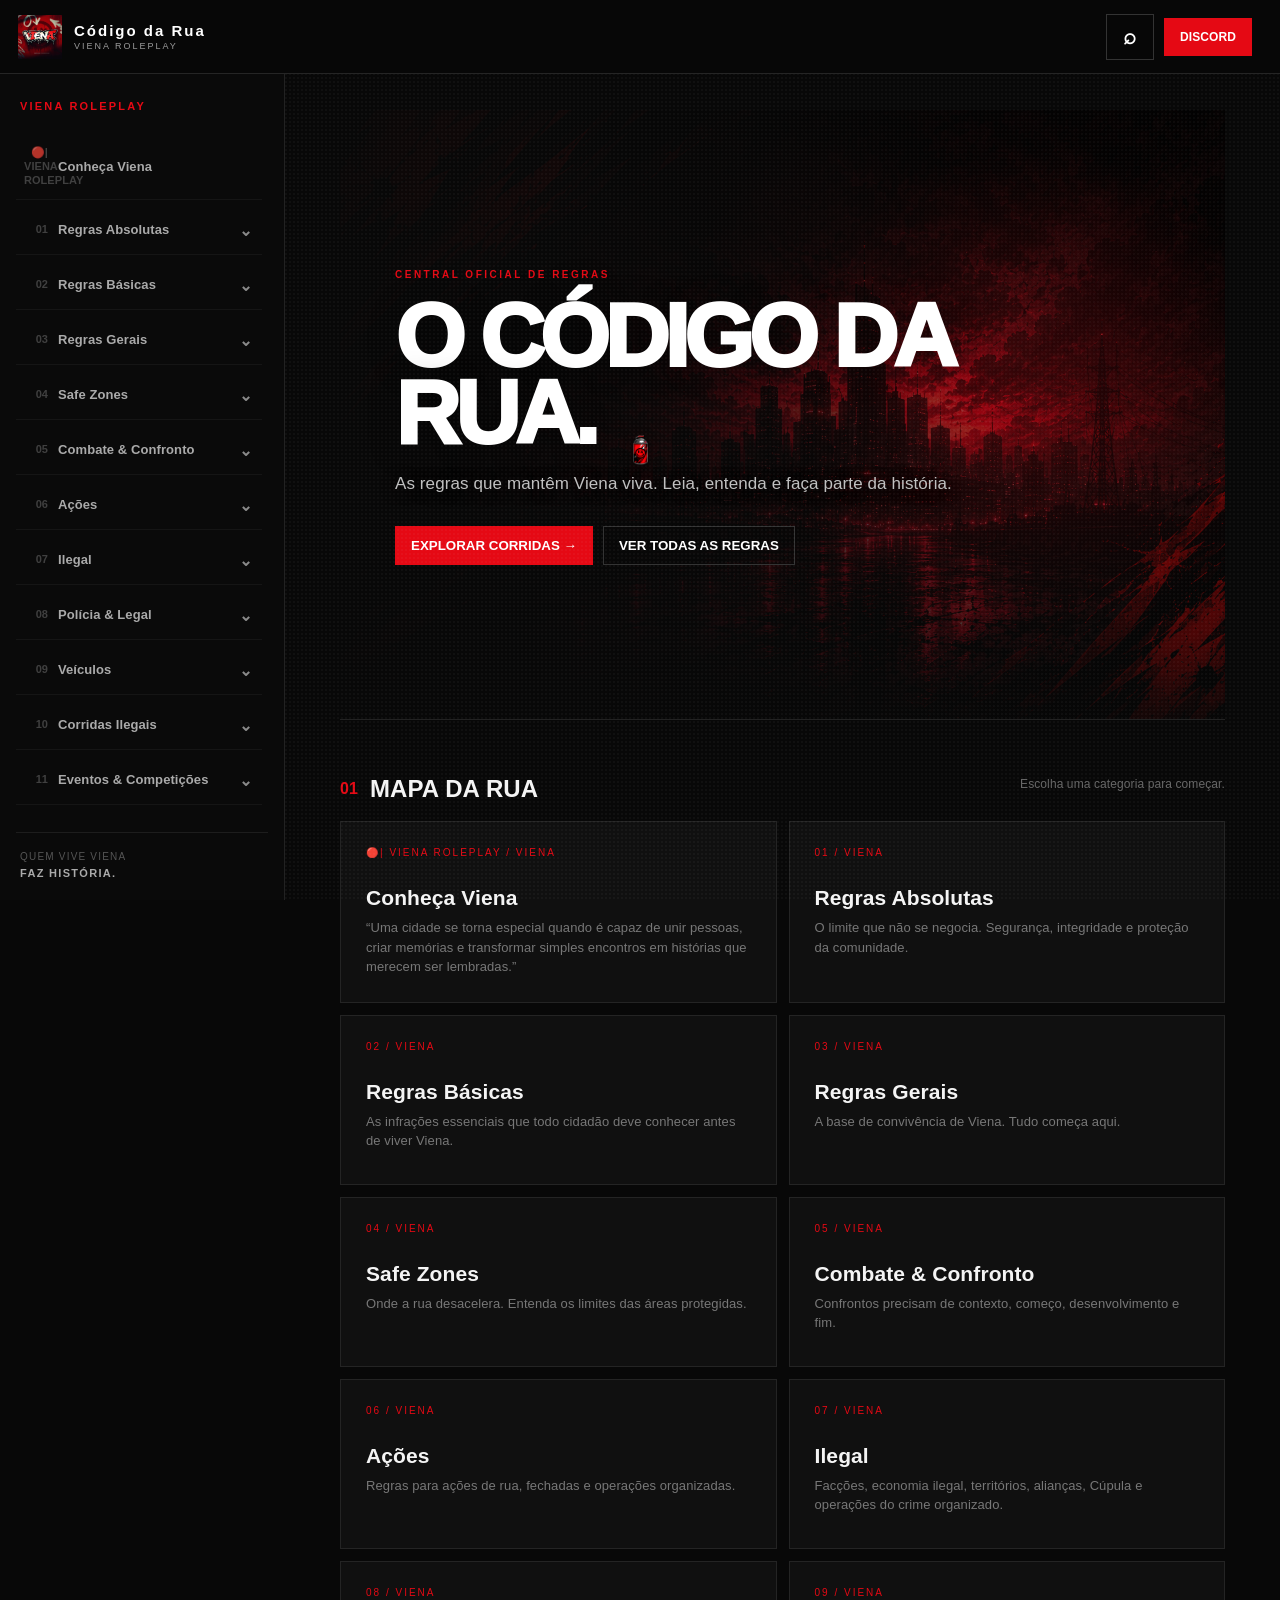
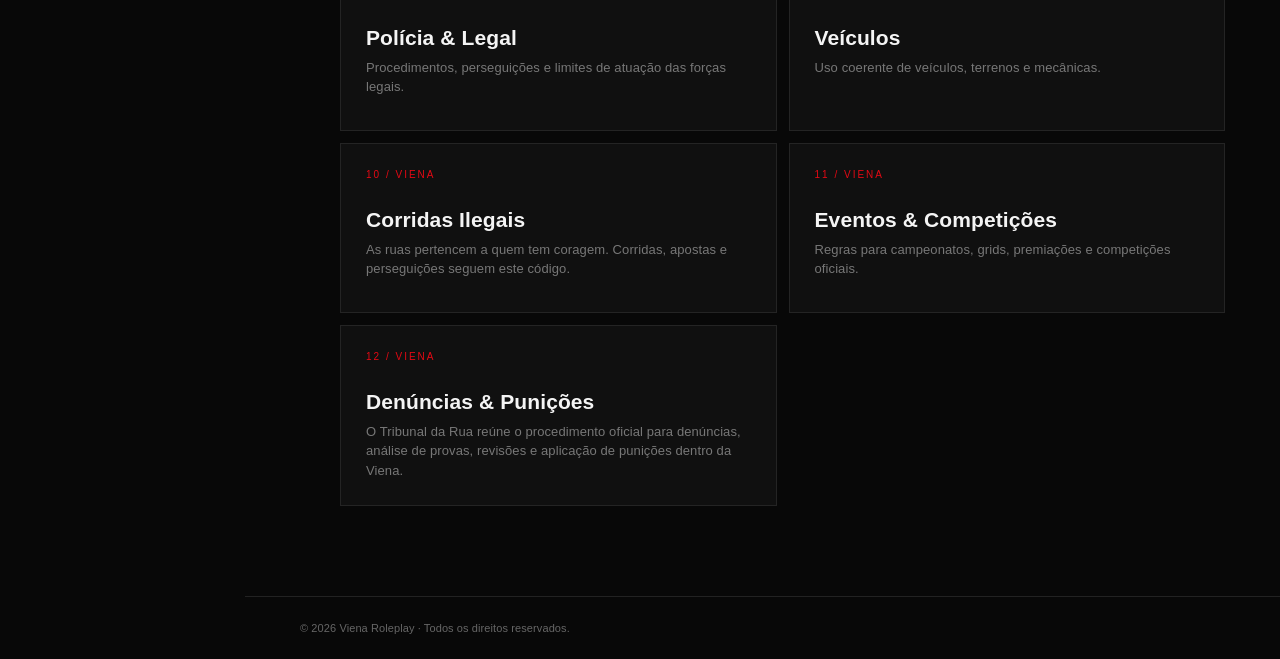
<file: index.html>
<!DOCTYPE html>
<html lang="pt-BR">
<head>
  <meta charset="UTF-8">
  <meta name="viewport" content="width=device-width, initial-scale=1.0">
  <meta name="description" content="Central oficial de regras da Viena Roleplay">
  <link id="favicon" rel="icon" href="logo-viena.png">
  <title>Viena RP — Código da Rua</title>
  <link rel="stylesheet" href="style.css">
</head>
<body>
  <div class="noise"></div>
  <div class="falling-letters" id="fallingLetters" aria-hidden="true"></div>

  <div class="custom-cursor" id="customCursor" aria-hidden="true"></div>

  <header class="topbar">
    <button class="mobile-menu" id="mobileMenu" type="button" aria-label="Abrir menu">☰</button>

    <a class="brand" href="#inicio" data-route="inicio">
      <img id="headerLogo" src="logo-viena.png" alt="Viena Roleplay">
      <div>
        <strong id="brandTitle">CÓDIGO DA RUA</strong>
        <small id="brandSite">VIENA ROLEPLAY</small>
      </div>
    </a>

    <div class="top-actions">
      <button id="searchOpen" class="icon-btn search-button" type="button" aria-label="Pesquisar" title="Pesquisar regras">
        <span class="search-symbol">⌕</span>
        <span class="search-label">PESQUISAR</span>
      </button>
      <a id="discordBtn" href="#" class="discord-btn" target="_blank" rel="noopener noreferrer">DISCORD</a>
    </div>
  </header>

  <aside class="sidebar" id="sidebar">
    <div class="side-label">VIENA ROLEPLAY</div>
    <nav id="nav"></nav>
    <div class="side-footer">QUEM VIVE VIENA<br><strong>FAZ HISTÓRIA.</strong></div>
  </aside>

  <main class="content">
    <section id="inicio" class="page active">
      <div class="hero" id="hero">
        <div class="hero-copy">
          <p class="eyebrow" id="heroEyebrow"></p>
          <h1 id="heroTitle"></h1>
          <p class="hero-text" id="heroText"></p>

          <div class="hero-actions">
            <button class="primary" id="exploreButton" data-route="corridas" type="button">
              EXPLORAR CORRIDAS <span>→</span>
            </button>
            <button class="ghost" data-route="inicio" type="button" id="allRulesButton">
              VER TODAS AS REGRAS
            </button>
          </div>
        </div>
      </div>

      <div class="notice" id="notice">
        <div class="notice-icon">!</div>
        <div>
          <strong id="noticeTitle"></strong>
          <p id="noticeText"></p>
        </div>
      </div>

      <div class="section-head">
        <div>
          <span>01</span>
          <h2>MAPA DA RUA</h2>
        </div>
        <p>Escolha uma categoria para começar.</p>
      </div>

      <div class="category-grid" id="homeCategories"></div>

      <div class="updates" id="updatesWrap">
        <div class="section-head">
          <div>
            <span>02</span>
            <h2>ÚLTIMAS ALTERAÇÕES</h2>
          </div>
        </div>
        <div id="updatesList"></div>
      </div>
    </section>

    <section id="categoryPage" class="page">
      <button class="back" data-route="inicio" type="button">← VOLTAR AO MAPA</button>

      <div class="category-title" id="categoryHero">
        <div class="category-title-content">
          <p class="eyebrow" id="catCode"></p>
          <h1 id="catTitle"></h1>
          <p id="catDesc"></p>
        </div>
      </div>

      <div class="rule-layout">
        <div class="rule-list" id="ruleList"></div>
        <aside class="rule-toc" id="ruleToc"></aside>
      </div>

      <div class="category-navigation" id="categoryNavigation"></div>
    </section>

    <section id="searchPage" class="page">
      <button class="back" data-route="inicio" type="button">← VOLTAR</button>

      <div class="category-title search-title">
        <p class="eyebrow">PESQUISA</p>
        <h1>ENCONTRE A REGRA.</h1>
        <input id="searchInput" class="big-search"
               placeholder="Digite: RDM, PIT, corrida, aposta..."
               autocomplete="off">
      </div>

      <div id="searchResults" class="search-results"></div>
    </section>
  </main>

  <footer id="footerText"></footer>

  <div class="search-overlay" id="searchOverlay">
    <div class="search-modal">
      <button id="searchClose" type="button" aria-label="Fechar">×</button>
      <p class="eyebrow">PESQUISA RÁPIDA</p>
      <h2>QUAL REGRA VOCÊ PROCURA?</h2>
      <input id="overlaySearch" placeholder="Ex.: VDM, metagaming, PIT..." autocomplete="off">
      <div id="overlayResults"></div>
    </div>
  </div>

  <!--
    O arquivo mestre das regras agora é /rules.json.
    Mantemos app.js intacto e redirecionamos apenas a leitura antiga
    de content/rules.json para o arquivo correto.
  -->
  <script>
    (() => {
      const originalFetch = window.fetch.bind(window);

      window.fetch = (input, init) => {
        const url =
          typeof input === "string"
            ? input
            : (input && input.url) || "";

        if (
          url === "./content/rules.json" ||
          url === "content/rules.json" ||
          /\/content\/rules\.json(?:\?|$)/.test(url)
        ) {
          return originalFetch("./rules.json", init);
        }

        return originalFetch(input, init);
      };
    })();
  </script>

  <script src="app.js"></script>
</body>
</html>
</file>
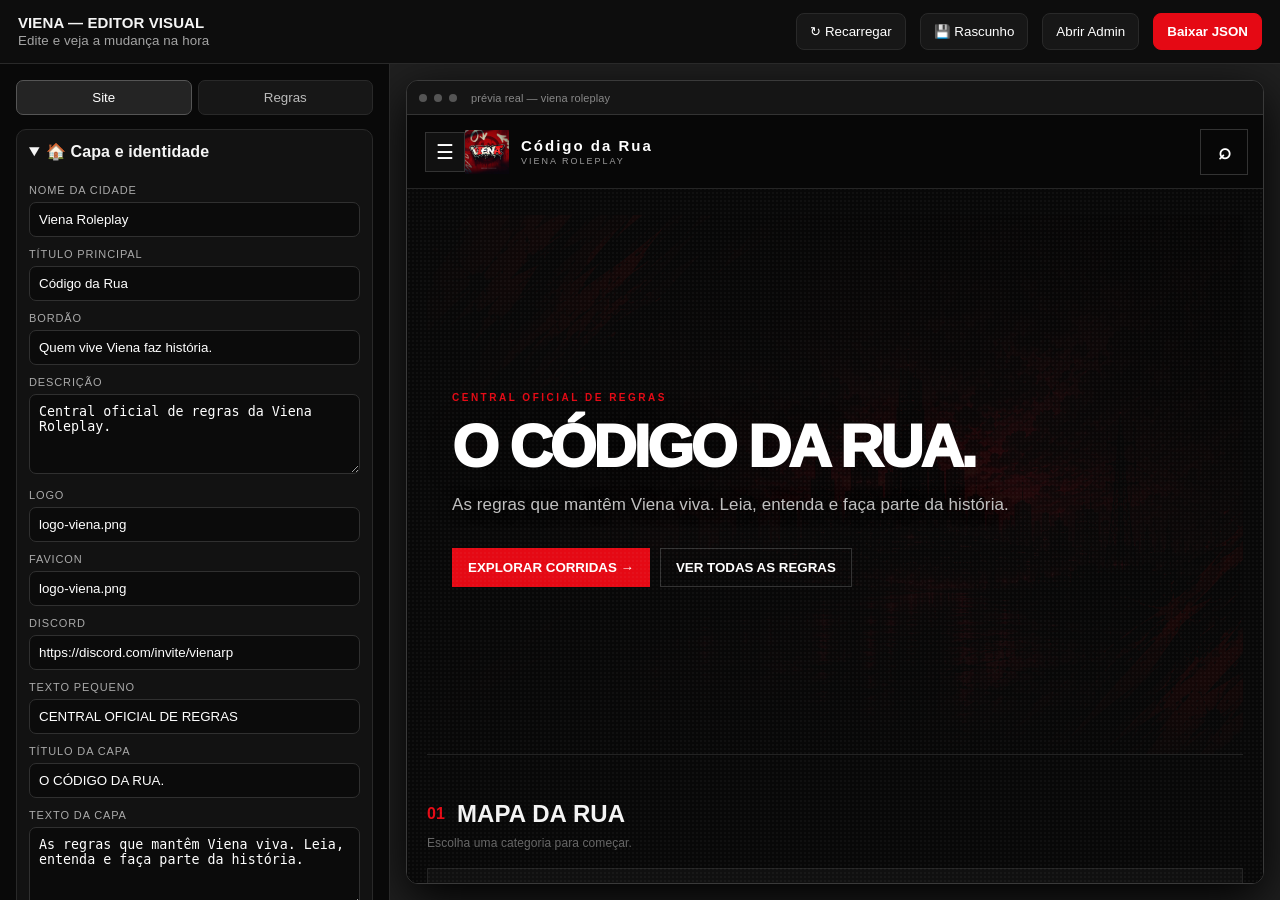
<file: admin-editor.html>
<!doctype html>
<html lang="pt-BR">
<head>
<meta charset="utf-8">
<meta name="viewport" content="width=device-width,initial-scale=1">
<title>Viena — Editor Visual</title>
<link rel="stylesheet" href="style.css">
<style>
:root{--ed-bg:#090909;--ed-panel:#121212;--ed-panel2:#181818;--ed-line:#292929;--ed-text:#f5f5f5;--ed-muted:#a4a4a4;--ed-accent:#e50914}
*{box-sizing:border-box}body{margin:0;background:var(--ed-bg);color:var(--ed-text);font-family:Arial,sans-serif;overflow:hidden}.editor{height:100vh;display:grid;grid-template-columns:390px 1fr;grid-template-rows:64px 1fr}.ed-top{grid-column:1/-1;display:flex;align-items:center;gap:14px;padding:10px 18px;border-bottom:1px solid var(--ed-line);background:#0d0d0d}.ed-top h1{font-size:15px;margin:0}.ed-top small{color:var(--ed-muted)}.spacer{flex:1}.btn{border:1px solid var(--ed-line);background:#171717;color:#fff;border-radius:8px;padding:10px 13px;cursor:pointer}.btn:hover{border-color:#555}.btn.primary{background:var(--ed-accent);border-color:var(--ed-accent)}.ed-side{overflow:auto;border-right:1px solid var(--ed-line);padding:16px}.tabs{display:flex;gap:6px;margin-bottom:14px}.tab{flex:1;padding:9px 6px;background:#171717;border:1px solid var(--ed-line);color:#bbb;border-radius:7px;cursor:pointer}.tab.active{background:#242424;color:#fff;border-color:#555}.panel{display:none}.panel.active{display:block}.group{border:1px solid var(--ed-line);border-radius:10px;margin-bottom:10px;background:var(--ed-panel);overflow:hidden}.group summary{padding:12px;font-weight:700;cursor:pointer}.fields{padding:0 12px 12px}.field{margin:11px 0}.field label{display:block;font-size:11px;color:#aaa;margin-bottom:6px;text-transform:uppercase;letter-spacing:.08em}.field input,.field textarea,.field select{width:100%;border:1px solid #303030;background:#0b0b0b;color:#fff;border-radius:7px;padding:9px;outline:none}.field textarea{min-height:80px;resize:vertical}.field input:focus,.field textarea:focus,.field select:focus{border-color:var(--ed-accent)}.check{display:flex;align-items:center;gap:8px}.check label{margin:0;text-transform:none;font-size:13px}.ed-preview{background:#202020;padding:16px;overflow:hidden}.preview-wrap{height:100%;border:1px solid #3a3a3a;border-radius:12px;overflow:hidden;background:#111;box-shadow:0 15px 50px #000}.preview-bar{height:34px;background:#151515;border-bottom:1px solid #333;display:flex;align-items:center;gap:7px;padding:0 12px}.dot{width:8px;height:8px;border-radius:50%;background:#555}.preview-label{margin-left:7px;color:#888;font-size:11px}.preview-frame{width:100%;height:calc(100% - 34px);border:0;background:#000}.hint{font-size:11px;color:#777;line-height:1.4}.row{display:grid;grid-template-columns:1fr 1fr;gap:8px}.cat-item,.rule-item,.sub-editor{border:1px solid #303030;border-radius:8px;padding:10px;margin-bottom:8px;background:#101010}.sub-editor{margin-top:10px;background:#0d0d0d;border-color:#3a3a3a}.sub-editor>.cat-head{margin-bottom:8px}.cat-head,.rule-head{display:flex;align-items:center;justify-content:space-between;gap:8px}.cat-head strong,.rule-head strong{font-size:12px}.mini{padding:6px 8px;font-size:11px}.danger{color:#ff7070}.notice{position:fixed;bottom:15px;left:410px;background:#171717;border:1px solid #333;border-radius:9px;padding:10px 14px;font-size:12px;opacity:0;transform:translateY(10px);transition:.2s;pointer-events:none}.notice.show{opacity:1;transform:none}.file-row{display:flex;gap:6px}.file-row input[type=file]{font-size:11px}
@media(max-width:900px){.editor{grid-template-columns:1fr;grid-template-rows:64px 48vh 52vh}.ed-side{border-right:0;border-bottom:1px solid var(--ed-line)}.ed-preview{padding:8px}.notice{left:15px}}
</style>
</head>
<body>
<div class="editor">
<header class="ed-top"><div><h1>VIENA — EDITOR VISUAL</h1><small>Edite e veja a mudança na hora</small></div><div class="spacer"></div><button class="btn" id="loadBtn">↻ Recarregar</button><button class="btn" id="draftBtn">💾 Rascunho</button><button class="btn" id="adminBtn">Abrir Admin</button><button class="btn primary" id="downloadBtn">Baixar JSON</button></header>
<aside class="ed-side">
<div class="tabs"><button class="tab active" data-tab="site">Site</button><button class="tab" data-tab="rules">Regras</button></div>
<div class="panel active" id="panel-site"></div><div class="panel" id="panel-rules"></div>
<p class="hint">A prévia usa o mesmo index.html, style.css e app.js do site. As alterações são apenas um rascunho no navegador até você baixar/salvar os JSONs.</p>
</aside>
<main class="ed-preview"><div class="preview-wrap"><div class="preview-bar"><span class="dot"></span><span class="dot"></span><span class="dot"></span><span class="preview-label">prévia real — viena roleplay</span></div><iframe class="preview-frame" id="preview" src="index.html"></iframe></div></main>
</div><div class="notice" id="notice"></div>
<script>
const $=s=>document.querySelector(s), $$=s=>[...document.querySelectorAll(s)];
let site={},data={};
const defaults={theme:{accent:'#e50914',accent_light:'#ff4650',background:'#090909',surface:'#121212',text:'#f5f5f5',muted:'#9b9b9b'},layout:{show_search:true,show_updates:true,show_notice:true,show_hero_image:true,show_admin_link:false},cursor:{enabled:true,size:34,trail_enabled:true,trail_type:'paint',trail_color:'#e50914',trail_count:10,falling_particles:{enabled:true,type:'letters',color:'#e50914',count:34,size:14}}};
function merge(a,b){return {...b,...a,theme:{...b.theme,...(a.theme||{})},layout:{...b.layout,...(a.layout||{})},cursor:{...b.cursor,...(a.cursor||{}),falling_particles:{...b.cursor.falling_particles,...(a.cursor?.falling_particles||{})}}}}
async function load(){
 try{const [s,r]=await Promise.all([fetch('content/site.json?x='+Date.now()).then(x=>x.json()),fetch('content/rules.json?x='+Date.now()).then(x=>x.json())]);site=merge(s,defaults);data=r||{categories:[],updates:[]};
 const saved=localStorage.getItem('viena-editor-draft');if(saved){const d=JSON.parse(saved);site=d.site||site;data=d.data||data;notice('Rascunho carregado.');}
 render();send();}catch(e){console.error(e);notice('Não consegui carregar os JSONs.');}}
function esc(v){return String(v??'').replace(/&/g,'&amp;').replace(/</g,'&lt;').replace(/>/g,'&gt;').replace(/"/g,'&quot;')}
function field(label,path,type='text',extra=''){const val=get(path);return `<div class="field"><label>${label}</label>${type==='textarea'?`<textarea data-path="${path}">${esc(val)}</textarea>`:type==='check'?`<div class="check"><input type="checkbox" data-path="${path}" ${val?'checked':''}><label>Ativado</label></div>`:type==='select'?`<select data-path="${path}">${extra.split('|').map(x=>{let [v,l]=x.split(':');return `<option value="${v}" ${String(val)==v?'selected':''}>${l}</option>`}).join('')}</select>`:`<input data-path="${path}" value="${esc(val)}">`}</div>`}
function get(path){return path.split('.').reduce((o,k)=>o?.[k],site)??''}
function set(path,val){let p=path.split('.'),o=site;for(let i=0;i<p.length-1;i++){if(!o[p[i]])o[p[i]]={};o=o[p[i]]}o[p.at(-1)]=val}
function render(){
 $('#panel-site').innerHTML=`<details class="group" open><summary>🏠 Capa e identidade</summary><div class="fields">${field('Nome da cidade','site_name')}${field('Título principal','site_title')}${field('Bordão','tagline')}${field('Descrição','description','textarea')}${field('Logo','logo')}${field('Favicon','favicon')}${field('Discord','discord_url')}${field('Texto pequeno','hero_eyebrow')}${field('Título da capa','hero_title')}${field('Texto da capa','hero_text','textarea')}${field('Imagem da capa','hero_image')}${field('Título do aviso','notice_title')}${field('Texto do aviso','notice_text','textarea')}${field('Rodapé','footer_text')}</div></details>
 <details class="group"><summary>🎨 Cores</summary><div class="fields">${['accent','accent_light','background','surface','text','muted'].map(x=>field(x,'theme.'+x)).join('')}</div></details>
 <details class="group"><summary>👁️ Elementos</summary><div class="fields">${['show_search','show_updates','show_notice','show_hero_image','show_admin_link'].map(x=>field(x,'layout.'+x,'check')).join('')}</div></details>
 <details class="group"><summary>🖱️ Cursor e rastro</summary><div class="fields">${field('Cursor ativo','cursor.enabled','check')}${field('Imagem do cursor','cursor.image')}${field('Tamanho','cursor.size')}${field('Rastro ativo','cursor.trail_enabled','check')}${field('Tipo do rastro','cursor.trail_type','select','paint:Pincelada|spray:Spray|glow:Glow')}${field('Cor','cursor.trail_color')}${field('Partículas do rastro','cursor.trail_count')}</div></details>
 <details class="group"><summary>✨ Partículas caindo</summary><div class="fields">${field('Ativar','cursor.falling_particles.enabled','check')}${field('Tipo','cursor.falling_particles.type','select','letters:Letras|logo:Logo|mixed:Misto|spark:Brilhos')}${field('Logo','cursor.falling_particles.image')}${field('Cor','cursor.falling_particles.color')}${field('Quantidade','cursor.falling_particles.count')}${field('Tamanho','cursor.falling_particles.size')}</div></details>`;
 renderRules();bind();}
function renderRules(){
  let p=$('#panel-rules');
  p.innerHTML=`
    <details class="group" open>
      <summary>📕 Categorias</summary>
      <div class="fields">
        <button class="btn primary" id="addCat">+ Adicionar categoria</button>
        <div id="cats"></div>
      </div>
    </details>
    <details class="group">
      <summary>📝 Últimas alterações</summary>
      <div class="fields">
        <button class="btn" id="addUpd">+ Adicionar alteração</button>
        <div id="updates"></div>
      </div>
    </details>`;

  const cats=$('#cats');
  (data.categories||[]).forEach((c,i)=>{
    c.subcategories=Array.isArray(c.subcategories)?c.subcategories:[];
    c.rules=Array.isArray(c.rules)?c.rules:[];

    const d=document.createElement('div');
    d.className='cat-item';
    d.innerHTML=`
      <div class="cat-head">
        <strong>${esc(c.code||'SEM CÓDIGO')} — ${esc(c.short||c.name||'Categoria')}</strong>
        <button class="btn mini danger" data-del-cat="${i}">Excluir</button>
      </div>

      <div class="field"><label>ID</label><input data-cat="${i}" data-k="id" value="${esc(c.id||'')}"></div>
      <div class="row">
        <div class="field"><label>Código</label><input data-cat="${i}" data-k="code" value="${esc(c.code||'')}"></div>
        <div class="field"><label>Nome curto</label><input data-cat="${i}" data-k="short" value="${esc(c.short||'')}"></div>
      </div>
      <div class="field"><label>Nome</label><input data-cat="${i}" data-k="name" value="${esc(c.name||'')}"></div>
      <div class="field"><label>Descrição</label><textarea data-cat="${i}" data-k="desc">${esc(c.desc||'')}</textarea></div>
      <div class="field"><label>Imagem da categoria</label><input data-cat="${i}" data-k="image" value="${esc(c.image||'')}"></div>

      <div class="rule-head">
        <strong>📂 Subcategorias (${c.subcategories.length})</strong>
        <button class="btn mini" data-add-sub="${i}">+ Subcategoria</button>
      </div>
      <div class="sub-editor-list">
        ${c.subcategories.map((sub,j)=>renderSubEditor(c,i,sub,j)).join('')}
      </div>

      <div class="rule-head" style="margin-top:12px">
        <strong>Regras diretas (${c.rules.length})</strong>
        <button class="btn mini" data-add-rule="${i}">+ Regra</button>
      </div>
      <div>
        ${c.rules.map((r,j)=>renderRuleEditor(r,i,j)).join('')}
      </div>`;
    cats.appendChild(d);
  });

  const up=$('#updates');
  (data.updates||[]).forEach((u,i)=>{
    let d=document.createElement('div');
    d.className='cat-item';
    d.innerHTML=`<div class="row">${['date','title','text','tag'].map(k=>`<div class="field"><label>${k}</label><input data-upd="${i}" data-k="${k}" value="${esc(u[k]||'')}"></div>`).join('')}</div><button class="btn mini danger" data-del-upd="${i}">Excluir</button>`;
    up.appendChild(d);
  });
}

function renderRuleEditor(r,i,j,prefix='rule'){
  return `<div class="rule-item">
    <div class="rule-head">
      <strong>${esc(r.code||'')} — ${esc(r.title||'Sem título')}</strong>
      <button class="btn mini danger" data-del-rule="${i}:${j}">Excluir</button>
    </div>
    <div class="row">
      <div class="field"><label>Código</label><input data-rule="${i}:${j}" data-k="code" value="${esc(r.code||'')}"></div>
      <div class="field"><label>Tag</label><input data-rule="${i}:${j}" data-k="tag" value="${esc(r.tag||'REGRA')}"></div>
    </div>
    <div class="field"><label>Título</label><input data-rule="${i}:${j}" data-k="title" value="${esc(r.title||'')}"></div>
    <div class="field"><label>Texto</label><textarea data-rule="${i}:${j}" data-k="text">${esc(r.text||'')}</textarea></div>
    <div class="field"><label>Imagem</label><input data-rule="${i}:${j}" data-k="image" value="${esc(r.image||'')}"></div>
  </div>`;
}

function renderSubEditor(category, i, sub, j){
  sub.rules=Array.isArray(sub.rules)?sub.rules:[];
  return `<div class="sub-editor">
    <div class="cat-head">
      <strong>☰ ${esc(sub.name||'Nova subcategoria')}</strong>
      <button class="btn mini danger" data-del-sub="${i}:${j}">Excluir</button>
    </div>
    <div class="row">
      <div class="field"><label>ID da subcategoria</label><input data-sub="${i}:${j}" data-k="id" value="${esc(sub.id||'')}"></div>
      <div class="field"><label>Ícone</label><input data-sub="${i}:${j}" data-k="icon" value="${esc(sub.icon||'◈')}"></div>
    </div>
    <div class="field"><label>Nome da subcategoria</label><input data-sub="${i}:${j}" data-k="name" value="${esc(sub.name||'')}"></div>
    <div class="rule-head">
      <strong>Regras (${sub.rules.length})</strong>
      <button class="btn mini" data-add-sub-rule="${i}:${j}">+ Regra</button>
    </div>
    <div>${sub.rules.map((r,k)=>renderSubRuleEditor(r,i,j,k)).join('')}</div>
  </div>`;
}

function renderSubRuleEditor(r,i,j,k){
  return `<div class="rule-item">
    <div class="rule-head">
      <strong>${esc(r.code||'')} — ${esc(r.title||'Sem título')}</strong>
      <button class="btn mini danger" data-del-sub-rule="${i}:${j}:${k}">Excluir</button>
    </div>
    <div class="row">
      <div class="field"><label>Código</label><input data-sub-rule="${i}:${j}:${k}" data-k="code" value="${esc(r.code||'')}"></div>
      <div class="field"><label>Tag</label><input data-sub-rule="${i}:${j}:${k}" data-k="tag" value="${esc(r.tag||'REGRA')}"></div>
    </div>
    <div class="field"><label>Título</label><input data-sub-rule="${i}:${j}:${k}" data-k="title" value="${esc(r.title||'')}"></div>
    <div class="field"><label>Texto</label><textarea data-sub-rule="${i}:${j}:${k}" data-k="text">${esc(r.text||'')}</textarea></div>
    <div class="field"><label>Imagem</label><input data-sub-rule="${i}:${j}:${k}" data-k="image" value="${esc(r.image||'')}"></div>
  </div>`;
}

function bind(){
  $$('[data-path]').forEach(el=>el.oninput=()=>{set(el.dataset.path,el.type==='checkbox'?el.checked:el.value);send()});

  $('#addCat')?.addEventListener('click',()=>{
    data.categories=data.categories||[];
    data.categories.push({id:'',code:'',name:'',short:'',desc:'',image:'',rules:[],subcategories:[]});
    renderRules();send();
  });

  $('#addUpd')?.addEventListener('click',()=>{
    data.updates=data.updates||[];
    data.updates.push({date:'',title:'',text:'',tag:''});
    renderRules();send();
  });

  $$('[data-cat]').forEach(el=>el.oninput=()=>{data.categories[+el.dataset.cat][el.dataset.k]=el.value;send()});

  $$('[data-rule]').forEach(el=>el.oninput=()=>{
    let [i,j]=el.dataset.rule.split(':').map(Number);
    data.categories[i].rules[j][el.dataset.k]=el.value;send();
  });

  $$('[data-sub]').forEach(el=>el.oninput=()=>{
    let [i,j]=el.dataset.sub.split(':').map(Number);
    data.categories[i].subcategories[j][el.dataset.k]=el.value;send();
  });

  $$('[data-sub-rule]').forEach(el=>el.oninput=()=>{
    let [i,j,k]=el.dataset.subRule.split(':').map(Number);
    data.categories[i].subcategories[j].rules[k][el.dataset.k]=el.value;send();
  });

  $$('[data-upd]').forEach(el=>el.oninput=()=>{data.updates[+el.dataset.upd][el.dataset.k]=el.value;send()});

  $$('[data-del-cat]').forEach(b=>b.onclick=()=>{data.categories.splice(+b.dataset.delCat,1);renderRules();send()});

  $$('[data-del-rule]').forEach(b=>b.onclick=()=>{let [i,j]=b.dataset.delRule.split(':').map(Number);data.categories[i].rules.splice(j,1);renderRules();send()});

  $$('[data-del-sub]').forEach(b=>b.onclick=()=>{let [i,j]=b.dataset.delSub.split(':').map(Number);data.categories[i].subcategories.splice(j,1);renderRules();send()});

  $$('[data-del-sub-rule]').forEach(b=>b.onclick=()=>{let [i,j,k]=b.dataset.delSubRule.split(':').map(Number);data.categories[i].subcategories[j].rules.splice(k,1);renderRules();send()});

  $$('[data-del-upd]').forEach(b=>b.onclick=()=>{data.updates.splice(+b.dataset.delUpd,1);renderRules();send()});

  $$('[data-add-rule]').forEach(b=>b.onclick=()=>{
    let i=+b.dataset.addRule;
    data.categories[i].rules=data.categories[i].rules||[];
    data.categories[i].rules.push({code:'',title:'',text:'',tag:'REGRA',image:''});
    renderRules();send();
  });

  $$('[data-add-sub]').forEach(b=>b.onclick=()=>{
    let i=+b.dataset.addSub;
    data.categories[i].subcategories=data.categories[i].subcategories||[];
    data.categories[i].subcategories.push({id:'',name:'',icon:'◈',rules:[]});
    renderRules();send();
  });

  $$('[data-add-sub-rule]').forEach(b=>b.onclick=()=>{
    let [i,j]=b.dataset.addSubRule.split(':').map(Number);
    data.categories[i].subcategories[j].rules=data.categories[i].subcategories[j].rules||[];
    data.categories[i].subcategories[j].rules.push({code:'',title:'',text:'',tag:'REGRA',image:''});
    renderRules();send();
  });
}
function send(){const f=$('#preview');if(f?.contentWindow)f.contentWindow.postMessage({type:'viena-preview',site,data},'*');}
function notice(t){let n=$('#notice');n.textContent=t;n.classList.add('show');clearTimeout(window.nt);window.nt=setTimeout(()=>n.classList.remove('show'),1800)}
function download(name,obj){let a=document.createElement('a');a.href=URL.createObjectURL(new Blob([JSON.stringify(obj,null,2)],{type:'application/json'}));a.download=name;a.click();setTimeout(()=>URL.revokeObjectURL(a.href),1000)}
$$('.tab').forEach(b=>b.onclick=()=>{$$('.tab').forEach(x=>x.classList.remove('active'));$$('.panel').forEach(x=>x.classList.remove('active'));b.classList.add('active');$('#panel-'+b.dataset.tab).classList.add('active')});
$('#preview').addEventListener('load',send);$('#loadBtn').onclick=()=>load();$('#draftBtn').onclick=()=>{localStorage.setItem('viena-editor-draft',JSON.stringify({site,data}));notice('Rascunho salvo neste navegador.');};$('#downloadBtn').onclick=()=>{download('site.json',site);download('rules.json',data);notice('2 JSONs baixados.');};$('#adminBtn').onclick=()=>location.href='admin/';
load();
</script></body></html>
</file>
<file: style.css>
:root{
  --accent:#E50914;
  --accent2:#FF3344;
  --background:#080808;
  --surface:#111111;
  --text:#F4F4F4;
  --muted:#9A9A9A;
  --bg:#080808;
}

*{box-sizing:border-box}

html{
  scroll-behavior:smooth;
  background:var(--bg);
}

html,body{
  margin:0;
  min-height:100%;
  background:var(--bg);
  color:var(--text);
  font-family:Arial,Helvetica,sans-serif;
  letter-spacing:.1px;
}

body{overflow-x:hidden}

/* =========================================================
   CURSOR — SOMENTE A IMAGEM, SEM BOLINHA
========================================================= */

html.viena-cursor-active,
html.viena-cursor-active *,
html.viena-cursor-active a,
html.viena-cursor-active button,
html.viena-cursor-active input,
html.viena-cursor-active textarea,
html.viena-cursor-active select,
html.viena-cursor-active [role="button"]{
  cursor:none!important;
}

.custom-cursor{
  position:fixed;
  left:0;
  top:0;
  z-index:100000;
  width:34px;
  height:34px;
  display:none;
  pointer-events:none;
  user-select:none;
  background-repeat:no-repeat;
  background-position:center;
  background-size:contain;
  transform:translate3d(-100px,-100px,0);
  filter:drop-shadow(0 2px 5px rgba(0,0,0,.7));
  will-change:transform;
}

/* O antigo ponto NÃO EXISTE mais */
#cursorDot{display:none!important}

/* Rastro de tinta */
.cursor-paint{
  position:fixed;
  left:0;
  top:0;
  width:18px;
  height:7px;
  margin-left:-9px;
  margin-top:-3px;
  border-radius:70% 35% 70% 25%;
  pointer-events:none!important;
  z-index:99998;
  opacity:.72;
  transform-origin:center;
  filter:blur(.25px);
  will-change:transform,opacity;
  background:var(--particle-color,var(--accent));
  animation:paintFade .72s ease-out forwards;
}

.cursor-paint::after{
  content:"";
  position:absolute;
  width:45%;
  height:45%;
  left:18%;
  top:10%;
  border-radius:50%;
  background:rgba(255,255,255,.16);
  filter:blur(1px);
}

/* Tipos de rastro escolhidos no Admin */
.cursor-paint-spray{
  border-radius:35% 65% 50% 45%;
  filter:blur(.6px);
  box-shadow:
    7px -3px 0 -2px var(--particle-color,var(--accent)),
    -7px 3px 0 -3px var(--particle-color,var(--accent)),
    3px 6px 0 -3px var(--particle-color,var(--accent));
}

.cursor-paint-glow{
  border-radius:999px;
  filter:blur(2px);
  box-shadow:0 0 10px var(--particle-color,var(--accent)),0 0 20px var(--particle-color,var(--accent));
}

@keyframes paintFade{
  0%{opacity:.68;transform:scale(1) rotate(var(--angle))}
  45%{opacity:.36;transform:scale(.78) rotate(var(--angle))}
  100%{opacity:0;transform:scale(.22) rotate(var(--angle))}
}

/* =========================================================
   EFEITOS DE FUNDO
========================================================= */

.noise{
  position:fixed;
  inset:0;
  pointer-events:none;
  opacity:.035;
  background-image:radial-gradient(#fff 1px,transparent 1px);
  background-size:4px 4px;
  z-index:100;
}

.falling-letters{
  position:fixed;
  inset:0;
  pointer-events:none;
  overflow:hidden;
  z-index:90;
}

.falling-particle{
  position:absolute;
  top:-50px;
  color:var(--particle-color,var(--accent));
  pointer-events:none;
  animation:fallingLetter linear infinite;
  text-shadow:0 0 10px color-mix(in srgb,var(--particle-color,var(--accent)) 45%,transparent);
  will-change:transform,opacity;
}

.falling-letter{
  font-weight:900;
  letter-spacing:2px;
}

.falling-logo{
  display:flex;
  align-items:center;
  justify-content:center;
  filter:drop-shadow(0 0 7px color-mix(in srgb,var(--particle-color,var(--accent)) 45%,transparent));
}

.falling-logo img{
  display:block;
  max-width:70px;
  object-fit:contain;
}

.falling-spark{
  font-weight:900;
}

@keyframes fallingLetter{
  from{transform:translate3d(0,-50px,0) rotate(0deg)}
  to{transform:translate3d(0,110vh,0) rotate(180deg)}
}

/* =========================================================
   TOPO
========================================================= */

.topbar{
  position:fixed;
  top:0;
  left:0;
  right:0;
  height:74px;
  background:rgba(8,8,8,.94);
  backdrop-filter:blur(12px);
  border-bottom:1px solid #252525;
  display:flex;
  align-items:center;
  justify-content:space-between;
  padding:0 28px;
  z-index:500;
}

.brand{
  display:flex;
  align-items:center;
  gap:12px;
  color:#fff;
  text-decoration:none;
}

.brand img{
  width:44px;
  height:44px;
  object-fit:contain;
}

.brand strong{
  display:block;
  font-size:15px;
  letter-spacing:2px;
}

.brand small{
  display:block;
  color:var(--muted);
  font-size:9px;
  letter-spacing:2px;
  margin-top:2px;
}

.top-actions{
  display:flex;
  gap:10px;
  align-items:center;
}

.icon-btn,.discord-btn,.ghost,.primary,.back{
  border:1px solid #333;
  background:none;
  color:#fff;
  padding:11px 15px;
  font-weight:700;
  text-decoration:none;
  font-family:inherit;
}

.icon-btn{
  font-size:20px;
  line-height:1;
}

.search-button{
  display:flex !important;
  align-items:center;
  justify-content:center;
  gap:8px;
  min-width:48px;
  cursor:pointer;
}

.search-symbol{
  font-size:22px;
  line-height:1;
}

.search-label{
  display:none;
  font-size:10px;
  letter-spacing:1.5px;
}

@media(max-width:600px){
  .search-label{
    display:inline;
  }
}

.discord-btn{
  background:var(--accent);
  border-color:var(--accent);
  font-size:12px;
}

.icon-btn:hover,.discord-btn:hover,.primary:hover,.ghost:hover,.back:hover{
  filter:brightness(1.12);
}

.mobile-menu{display:none}

/* =========================================================
   MENU LATERAL
========================================================= */

.sidebar{
  position:fixed;
  top:74px;
  bottom:0;
  left:0;
  width:245px;
  background:#0a0a0a;
  border-right:1px solid #222;
  padding:30px 18px;
  z-index:450;
}

.side-label,.eyebrow{
  font-size:10px;
  letter-spacing:2.5px;
  color:var(--accent);
  font-weight:800;
}

.sidebar nav{
  display:flex;
  flex-direction:column;
  gap:4px;
  margin-top:22px;
}

.sidebar nav button{
  width:100%;
  background:none;
  border:0;
  color:#aaa;
  text-align:left;
  padding:12px 10px;
  font-size:12px;
  font-weight:700;
  font-family:inherit;
}

.sidebar nav button span{
  color:#555;
  margin-right:12px;
}

.sidebar nav button:hover,
.sidebar nav button.active{
  color:#fff;
  background:#171717;
}

.sidebar nav button.active span{color:var(--accent)}

.side-footer{
  position:absolute;
  left:18px;
  bottom:30px;
  color:#555;
  font-size:10px;
  line-height:1.8;
  letter-spacing:1.5px;
}

.side-footer strong{color:#aaa}

/* =========================================================
   CONTEÚDO
========================================================= */

.content{
  margin-left:245px;
  padding:110px 55px 90px;
  max-width:1650px;
}

.page{display:none}
.page.active{display:block}

/* =========================================================
   HERO — IMAGEM COMO FUNDO
========================================================= */

.hero{
  --hero-image:none;
  position:relative;
  min-height:610px;
  display:flex;
  align-items:center;
  overflow:hidden;
  border-bottom:1px solid #222;
  padding:65px 55px 70px;
  isolation:isolate;
  background:#080808;
}

.hero::before{
  content:"";
  position:absolute;
  inset:0;
  z-index:-3;
  background-image:var(--hero-image);
  background-size:cover;
  background-position:center;
  background-repeat:no-repeat;
  transform:scale(1.01);
}

.hero::after{
  content:"";
  position:absolute;
  inset:0;
  z-index:-2;
  pointer-events:none;
  background:
    linear-gradient(90deg,
      rgba(8,8,8,.98) 0%,
      rgba(8,8,8,.94) 25%,
      rgba(8,8,8,.72) 48%,
      rgba(8,8,8,.30) 72%,
      rgba(8,8,8,.16) 100%),
    linear-gradient(180deg,
      rgba(8,8,8,.12) 0%,
      rgba(8,8,8,.08) 48%,
      rgba(8,8,8,.82) 100%),
    radial-gradient(circle at 78% 48%,
      rgba(229,9,20,.28),
      transparent 34%);
}

.hero-copy{
  position:relative;
  z-index:3;
  max-width:760px;
}

.hero h1{
  font-size:clamp(52px,7vw,105px);
  line-height:.86;
  margin:18px 0;
  font-weight:1000;
  letter-spacing:-5px;
  color:#fff;
  text-shadow:0 4px 30px rgba(0,0,0,.35);
}

.hero-text{
  color:#c0c0c0;
  font-size:17px;
  line-height:1.7;
  max-width:680px;
  text-shadow:0 2px 15px #000;
}

.hero-actions{
  display:flex;
  gap:10px;
  margin-top:28px;
  flex-wrap:wrap;
}

.primary{
  background:var(--accent);
  border-color:var(--accent);
}

.hero button,.cat-card,.category-nav-button,.category-nav-map,.rule-toc button{
  font-family:inherit;
}

.hero .ghost:hover,.back:hover{
  border-color:var(--accent);
  color:#fff;
}

/* =========================================================
   AVISO
========================================================= */

.notice{
  display:flex;
  gap:16px;
  padding:22px;
  margin:35px 0;
  background:#111;
  border-left:3px solid var(--accent);
}

.notice strong{font-size:12px}

.notice p{
  margin:5px 0 0;
  color:#888;
}

.notice-icon{
  width:30px;
  height:30px;
  flex:0 0 30px;
  border-radius:50%;
  background:var(--accent);
  display:grid;
  place-items:center;
  font-weight:900;
}

/* =========================================================
   MAPA
========================================================= */

.section-head{
  display:flex;
  justify-content:space-between;
  align-items:end;
  margin:45px 0 18px;
}

.section-head>div{
  display:flex;
  align-items:center;
  gap:12px;
}

.section-head span{
  color:var(--accent);
  font-weight:900;
}

.section-head h2{
  margin:0;
  font-size:24px;
}

.section-head p{
  color:#666;
  font-size:12px;
}

.category-grid{
  display:grid;
  grid-template-columns:repeat(2,1fr);
  gap:12px;
}

/* IMPORTANTE: mapa NÃO usa imagem da categoria */
.cat-card{
  background:#101010;
  border:1px solid #242424;
  padding:25px;
  min-height:170px;
  transition:.2s;
  cursor:none;
}

.cat-card:hover{
  transform:translateY(-3px);
  border-color:var(--accent);
  background:#131313;
}

.cat-card .num{
  font-size:10px;
  color:var(--accent);
  letter-spacing:2px;
}

.cat-card h3{
  font-size:21px;
  margin:28px 0 8px;
}

.cat-card p{
  color:#777;
  line-height:1.5;
  font-size:13px;
  margin:0;
}

.update{
  display:grid;
  grid-template-columns:120px 1fr 90px;
  gap:15px;
  border-top:1px solid #222;
  padding:16px 0;
  font-size:12px;
}

.update time,.update span{color:#666}

/* =========================================================
   PÁGINA DA CATEGORIA
========================================================= */

.category-title{
  --category-image:none;
  position:relative;
  min-height:420px;
  margin:0 -55px;
  padding:55px;
  display:flex;
  align-items:center;
  overflow:hidden;
  border-bottom:1px solid #222;
  background:#080808;
  isolation:isolate;
}

.category-title::before{
  content:"";
  position:absolute;
  inset:0;
  z-index:-3;
  background-image:var(--category-image);
  background-size:cover;
  background-position:center;
  background-repeat:no-repeat;
  opacity:0;
  transition:opacity .25s ease;
}

.category-title::after{
  content:"";
  position:absolute;
  inset:0;
  z-index:-2;
  background:
    linear-gradient(90deg,
      #080808 0%,
      rgba(8,8,8,.94) 22%,
      rgba(8,8,8,.68) 48%,
      rgba(8,8,8,.25) 78%,
      rgba(8,8,8,.12) 100%),
    linear-gradient(to bottom,
      rgba(8,8,8,.08),
      transparent 40%,
      rgba(8,8,8,.88) 100%);
  pointer-events:none;
}

.category-title.has-image::before{opacity:1}

.category-title-content{
  position:relative;
  z-index:2;
  max-width:1000px;
  padding-top:15px;
}

.category-title h1{
  font-size:clamp(48px,7vw,100px);
  margin:12px 0 10px;
  letter-spacing:-5px;
  line-height:.92;
}

.category-title-content>p:last-child{
  color:#aaa;
  max-width:850px;
  line-height:1.6;
  font-size:17px;
}

.back{
  margin-bottom:20px;
  font-size:11px;
}

/* =========================================================
   REGRAS
========================================================= */

.rule-layout{
  display:grid;
  grid-template-columns:1fr 300px;
  gap:30px;
  margin-top:35px;
}

.rule{
  border-bottom:1px solid #222;
  padding:0 0 25px;
  margin-bottom:25px;
}

.rule-top{
  display:grid;
  grid-template-columns:85px 1fr;
  gap:15px;
}

.rule-num{
  font-size:12px;
  color:var(--accent);
  font-weight:900;
}

.rule h3{
  margin:0 0 9px;
  font-size:20px;
}

.rule-content{
  min-width:0;
}

.rule-markdown{
  color:#aaa;
  line-height:1.7;
}

.rule-markdown p{
  margin:0 0 14px;
}

.rule-markdown strong{
  color:#fff;
  font-weight:900;
}

.rule-markdown em{color:#ddd}

.rule-markdown ul,.rule-markdown ol{
  margin:10px 0 16px;
  padding-left:24px;
}

.rule-markdown li{margin:6px 0}

.rule-markdown a{
  color:var(--accent2);
}

.md-heading{
  color:#fff;
  margin:28px 0 12px;
  line-height:1.1;
}

.rule-markdown h3.md-heading{font-size:22px}
.rule-markdown h4.md-heading{font-size:19px}
.rule-markdown h5.md-heading{font-size:17px}
.rule-markdown h6.md-heading{font-size:15px}

.rule-markdown code{
  background:#171717;
  border:1px solid #292929;
  padding:2px 6px;
  color:#fff;
}

.rule-callout{
  display:flex;
  gap:14px;
  padding:16px 18px;
  margin:18px 0;
  border-left:3px solid #777;
  background:#171717;
  color:#ddd;
}

.rule-callout.warning{
  border-color:#f0a000;
  background:rgba(130,80,0,.18);
}

.rule-callout.danger{
  border-color:#e50914;
  background:rgba(130,0,0,.18);
}

.rule-callout.success{
  border-color:#37c978;
  background:rgba(0,100,50,.16);
}

.callout-icon{
  flex:0 0 24px;
  font-size:18px;
}

.callout-content>strong{
  display:block;
  color:#fff;
  margin-bottom:5px;
}

.callout-content>div{
  color:#aaa;
}

.callout-content p:last-child{margin-bottom:0}

.md-inline-image{
  max-width:100%;
  display:block;
  margin:10px 0;
}

.tag{
  display:inline-block;
  font-size:9px;
  border:1px solid #333;
  padding:5px 8px;
  color:#777;
  margin-top:6px;
}

.rule-image{
  display:block;
  max-width:100%;
  max-height:500px;
  margin-top:18px;
  border:1px solid #2a2a2a;
  object-fit:contain;
}

.empty-rules{
  padding:30px;
  border:1px solid #222;
  background:#101010;
  color:#888;
}

.empty-rules strong{color:#fff}

.rule-toc{
  position:sticky;
  top:100px;
  align-self:start;
  background:#101010;
  padding:20px;
  max-height:calc(100vh - 120px);
  overflow:auto;
}

.rule-toc strong{
  font-size:10px;
  color:var(--accent);
  letter-spacing:2px;
}

.rule-toc button{
  display:block;
  width:100%;
  background:none;
  border:0;
  border-bottom:1px solid #222;
  color:#888;
  text-align:left;
  padding:10px 0;
  font-size:11px;
}

.rule-toc button:hover{
  color:#fff;
}

/* =========================================================
   NAVEGAÇÃO ENTRE CATEGORIAS
========================================================= */

.category-navigation{
  display:grid;
  grid-template-columns:1fr auto 1fr;
  gap:15px;
  align-items:stretch;
  margin-top:45px;
  padding-top:25px;
  border-top:1px solid #222;
}

.category-nav-side{
  min-width:0;
}

.category-nav-side.next-side{
  text-align:right;
}

.category-nav-button,
.category-nav-map{
  width:100%;
  height:100%;
  min-height:80px;
  padding:18px;
  background:#101010;
  border:1px solid #292929;
  color:#fff;
  text-align:left;
  cursor:none;
}

.category-nav-map{
  width:auto;
  min-width:160px;
  text-align:center;
  align-self:center;
  min-height:auto;
}

.category-nav-button:hover,
.category-nav-map:hover{
  border-color:var(--accent);
  background:#151515;
}

.category-nav-button span{
  display:block;
  color:var(--accent);
  font-size:9px;
  letter-spacing:2px;
  margin-bottom:8px;
}

.category-nav-button strong{
  display:block;
  font-size:14px;
}

.next-side .category-nav-button{text-align:right}

/* =========================================================
   PESQUISA
========================================================= */

.big-search{
  width:100%;
  max-width:850px;
  background:#111;
  border:1px solid #333;
  color:#fff;
  padding:18px;
  font-size:17px;
  outline:none;
  font-family:inherit;
}

.big-search:focus{border-color:var(--accent)}

.search-title{
  display:block;
  min-height:0;
  padding-top:25px;
  padding-bottom:45px;
}

.search-results{margin-top:25px}

.result{
  border-bottom:1px solid #222;
  padding:18px 0;
  cursor:none;
}

.result small{color:var(--accent)}
.result h3{margin:6px 0}
.result p{color:#888;margin:0;line-height:1.5}

/* =========================================================
   OVERLAY DE PESQUISA
========================================================= */

.search-overlay{
  display:none;
  position:fixed;
  inset:0;
  background:rgba(0,0,0,.8);
  z-index:900;
  padding:10vh 20px;
}

.search-overlay.open{display:block}

.search-modal{
  max-width:800px;
  margin:auto;
  background:#101010;
  border:1px solid #333;
  padding:35px;
  position:relative;
}

.search-modal>button{
  position:absolute;
  right:18px;
  top:15px;
  background:none;
  border:0;
  color:#fff;
  font-size:28px;
}

.search-modal h2{
  font-size:35px;
  margin:12px 0 25px;
}

.search-modal input{
  width:100%;
  padding:15px;
  background:#080808;
  border:1px solid #333;
  color:#fff;
  outline:none;
  font-family:inherit;
}

.search-modal input:focus{border-color:var(--accent)}

footer{
  position:relative;
  margin-left:245px;
  border-top:1px solid #222;
  padding:25px 55px;
  color:#666;
  font-size:11px;
}

.load-error{
  position:fixed;
  bottom:0;
  left:0;
  right:0;
  background:#e50914;
  color:#fff;
  padding:12px;
  text-align:center;
  z-index:99999;
}

/* =========================================================
   RESPONSIVO
========================================================= */

@media(max-width:1100px){
  .content{
    padding-left:35px;
    padding-right:35px;
  }

  .hero{
    padding-left:35px;
    padding-right:35px;
  }

  .category-title{
    margin-left:-35px;
    margin-right:-35px;
    padding-left:35px;
    padding-right:35px;
  }

  .category-grid{
    grid-template-columns:repeat(2,1fr);
  }
}

@media(max-width:900px){
  html,body{
    cursor:auto!important;
  }

  .custom-cursor,
  .cursor-paint{
    display:none!important;
  }

  .mobile-menu{
    display:block;
    background:#111;
    border:1px solid #333;
    color:#fff;
    font-size:20px;
    padding:7px 10px;
  }

  .topbar{padding:0 15px}

  .brand{margin-right:auto}

  .top-actions .discord-btn{display:none}

  .sidebar{
    transform:translateX(-100%);
    transition:.2s;
  }

  .sidebar.open{transform:none}

  .content{
    margin-left:0;
    padding:100px 20px 70px;
  }

  .hero{
    min-height:540px;
    padding:50px 25px;
  }

  .hero::after{
    background:
      linear-gradient(90deg,rgba(8,8,8,.98),rgba(8,8,8,.72)),
      linear-gradient(180deg,rgba(8,8,8,.1),rgba(8,8,8,.85));
  }

  .hero h1{
    letter-spacing:-3px;
  }

  .category-grid{
    grid-template-columns:1fr;
  }

  .rule-layout{
    grid-template-columns:1fr;
  }

  .rule-toc{display:none}

  .section-head{display:block}

  .section-head p{margin-top:8px}

  .update{grid-template-columns:1fr}

  .category-title{
    margin:0 -20px;
    padding:45px 20px;
    min-height:380px;
  }

  .category-title h1{
    font-size:52px;
    letter-spacing:-3px;
  }

  .category-navigation{
    grid-template-columns:1fr;
  }

  .category-nav-map{
    order:-1;
    width:100%;
  }

  .next-side .category-nav-button{
    text-align:left;
  }

  footer{
    margin-left:0;
    padding:20px;
  }
}

/* =========================================================
   MENU COM SUBCATEGORIAS — VIENA
========================================================= */
.sidebar{
  overflow-y:auto;
  overflow-x:hidden;
}
.sidebar nav{
  gap:5px;
}
.nav-category-group{
  width:100%;
}
.nav-category-row{
  display:grid;
  grid-template-columns:minmax(0,1fr) 34px;
  align-items:stretch;
  gap:3px;
}
.nav-category-main,
.nav-category-toggle,
.nav-subcategory-link{
  border:0;
  background:transparent;
  color:#aaa;
}
.nav-category-main{
  min-width:0;
  display:flex;
  align-items:center;
  text-align:left;
  padding:12px 8px 12px 10px;
  font-size:12px;
  font-weight:700;
}
.nav-category-main span{
  flex:0 0 auto;
  color:#555;
  margin-right:12px;
}
.nav-category-main b{
  min-width:0;
  overflow:hidden;
  text-overflow:ellipsis;
  white-space:nowrap;
  font:inherit;
}
.nav-category-toggle{
  display:grid;
  place-items:center;
  padding:0;
  font-size:17px;
  transition:.2s ease;
}
.nav-category-toggle[aria-expanded="true"]{
  transform:rotate(180deg);
  color:var(--accent);
}
.nav-category-row:hover,
.nav-category-group:has(.nav-category-main.active) .nav-category-row{
  background:#171717;
}
.nav-category-main.active,
.nav-category-main.active span{
  color:#fff;
}
.nav-category-main.active span{
  color:var(--accent);
}
.nav-subcategories{
  display:none;
  margin:2px 0 8px 22px;
  padding:4px 0 4px 12px;
  border-left:1px solid #2b2b2b;
}
.nav-subcategories.open{
  display:flex;
  flex-direction:column;
  gap:2px;
  animation:vienaSubOpen .16s ease-out;
}
@keyframes vienaSubOpen{
  from{opacity:0;transform:translateY(-4px)}
  to{opacity:1;transform:none}
}
.nav-subcategory-link{
  width:100%;
  display:grid;
  grid-template-columns:22px minmax(0,1fr);
  align-items:center;
  gap:7px;
  text-align:left;
  padding:8px 8px;
  border-radius:4px;
  font-size:11px;
  font-weight:700;
  line-height:1.25;
}
.nav-subcategory-link:hover{
  color:#fff;
  background:#141414;
}
.nav-sub-icon{
  color:#777;
  text-align:center;
  font-size:14px;
}
.nav-subcategory-link:hover .nav-sub-icon{
  color:var(--accent);
}

/* =========================================================
   SUBCATEGORIAS DENTRO DA PÁGINA
========================================================= */
.subcategory-section{
  scroll-margin-top:105px;
  margin:12px 0 42px;
  padding-top:8px;
}
.subcategory-section + .subcategory-section{
  border-top:1px solid #222;
  padding-top:34px;
}
.subcategory-heading{
  display:grid;
  grid-template-columns:42px minmax(0,1fr);
  gap:13px;
  align-items:start;
  margin:0 0 24px;
  padding:16px 18px;
  background:linear-gradient(90deg,rgba(229,9,20,.08),rgba(17,17,17,.78));
  border-left:2px solid var(--accent);
}
.subcategory-icon{
  width:38px;
  height:38px;
  display:grid;
  place-items:center;
  border:1px solid #303030;
  background:#0b0b0b;
  color:var(--accent);
  font-size:18px;
}
.subcategory-heading small{
  display:block;
  color:var(--accent);
  font-size:9px;
  font-weight:900;
  letter-spacing:2px;
  margin-bottom:5px;
}
.subcategory-heading h2{
  margin:0;
  font-size:22px;
}
.subcategory-heading p{
  margin:7px 0 0;
  color:#858585;
  font-size:12px;
  line-height:1.5;
}

@media(max-width:900px){
  .nav-subcategories{margin-left:16px}
  .subcategory-heading{grid-template-columns:36px minmax(0,1fr);padding:14px}
  .subcategory-icon{width:34px;height:34px}
}


/* =========================================================
   VIENA — SIDEBAR SANFONADA V4
   Corrige sobreposição do rodapé e mantém uma navegação limpa.
========================================================= */

.sidebar{
  display:flex !important;
  flex-direction:column !important;
  overflow:hidden !important;
  padding:24px 14px 14px !important;
}

.side-label{
  flex:0 0 auto;
  padding:0 4px;
}

.sidebar nav{
  flex:1 1 auto !important;
  min-height:0 !important;
  overflow-y:auto !important;
  overflow-x:hidden !important;
  margin-top:18px !important;
  padding-right:4px;
  padding-bottom:12px;
  scrollbar-width:thin;
  scrollbar-color:#333 transparent;
}

.sidebar nav::-webkit-scrollbar{
  width:5px;
}

.sidebar nav::-webkit-scrollbar-track{
  background:transparent;
}

.sidebar nav::-webkit-scrollbar-thumb{
  background:#333;
  border-radius:99px;
}

.side-footer{
  position:static !important;
  flex:0 0 auto;
  margin-top:8px;
  padding:14px 4px 2px;
  border-top:1px solid #1d1d1d;
  background:#0a0a0a;
  line-height:1.55 !important;
}

.nav-category-group{
  border-bottom:1px solid rgba(255,255,255,.035);
}

.nav-category-row{
  min-height:39px;
}

.nav-category-main{
  padding:10px 7px 10px 8px !important;
  font-size:11px !important;
  line-height:1.2;
}

.nav-category-main span{
  width:20px;
  margin-right:8px !important;
  text-align:right;
  font-size:10px;
}

.nav-category-main b{
  font-weight:750;
  letter-spacing:.1px;
}

.nav-category-toggle{
  width:30px;
  font-size:14px !important;
  opacity:.72;
}

.nav-category-toggle:hover{
  opacity:1;
}

.nav-subcategories{
  margin:0 5px 7px 29px !important;
  padding:3px 0 3px 10px !important;
  border-left:1px solid #282828 !important;
}

.nav-subcategory-link{
  min-height:34px;
  padding:7px 6px !important;
  grid-template-columns:20px minmax(0,1fr) !important;
  gap:6px !important;
  font-size:10.5px !important;
  font-weight:650 !important;
  color:#8c8c8c !important;
}

.nav-subcategory-link:hover{
  color:#fff !important;
}

.nav-sub-icon{
  font-size:12px !important;
  opacity:.85;
}

@media(max-width:900px){
  .sidebar{
    padding:20px 12px 12px !important;
  }

  .side-footer{
    padding-bottom:4px;
  }
}


/* =========================================================
   VIENA — PESQUISA POR TAGS V5
========================================================= */

.search-tag-filters{
  display:flex;
  align-items:center;
  gap:7px;
  width:100%;
  margin-top:12px;
  padding:2px 0 6px;
  overflow-x:auto;
  overflow-y:hidden;
  scrollbar-width:thin;
  scrollbar-color:#333 transparent;
}

.search-tag-filters::-webkit-scrollbar{
  height:4px;
}

.search-tag-filters::-webkit-scrollbar-thumb{
  background:#333;
  border-radius:99px;
}

.search-tag-chip{
  flex:0 0 auto;
  border:1px solid #2d2d2d;
  background:#101010;
  color:#777;
  min-height:30px;
  padding:6px 10px;
  font:700 9px/1 var(--font);
  letter-spacing:1px;
  text-transform:uppercase;
  transition:.18s ease;
}

.search-tag-chip:hover{
  color:#fff;
  border-color:#555;
}

.search-tag-chip.active{
  color:#fff;
  border-color:var(--accent);
  background:color-mix(in srgb,var(--accent) 14%,#101010);
  box-shadow:inset 2px 0 0 var(--accent);
}

.rule-tag-button{
  appearance:none;
  -webkit-appearance:none;
  cursor:none;
}

.rule-tag-button:hover{
  border-color:var(--accent);
  color:#fff;
  background:color-mix(in srgb,var(--accent) 10%,transparent);
}

.search-summary{
  display:flex;
  align-items:center;
  justify-content:space-between;
  gap:15px;
  padding:12px 0 15px;
  border-bottom:1px solid #222;
  color:#777;
  font-size:9px;
  letter-spacing:1.2px;
}

.search-summary strong{
  color:#aaa;
}

.search-summary span{
  color:var(--accent);
}

.result{
  width:100%;
  display:block;
  text-align:left;
  background:transparent;
  color:inherit;
  border:0;
  border-bottom:1px solid #222;
  padding:18px 0;
  font-family:inherit;
}

.result:hover{
  background:linear-gradient(
    90deg,
    color-mix(in srgb,var(--accent) 6%,transparent),
    transparent 70%
  );
  padding-left:10px;
}

.result-path{
  display:flex;
  align-items:center;
  justify-content:space-between;
  gap:15px;
}

.result-tag{
  flex:0 0 auto;
  border:1px solid color-mix(in srgb,var(--accent) 45%,#333);
  color:var(--accent);
  padding:4px 7px;
  font-size:8px;
  font-weight:800;
  letter-spacing:1px;
  text-transform:uppercase;
}

.result-open{
  display:inline-block;
  margin-top:10px;
  color:#666;
  font-size:8px;
  font-weight:800;
  letter-spacing:1.1px;
}

.result:hover .result-open{
  color:var(--accent);
}

.search-empty-state{
  margin-top:18px;
  border:1px solid #252525;
  background:#0d0d0d;
  padding:20px;
}

.search-empty-state strong{
  display:block;
  color:#aaa;
  font-size:10px;
  letter-spacing:1.2px;
}

.search-empty-state p{
  margin:7px 0 0;
  color:#666;
  font-size:11px;
}

.rule.search-hit{
  outline:1px solid var(--accent);
  box-shadow:
    0 0 0 1px color-mix(in srgb,var(--accent) 18%,transparent),
    0 0 30px color-mix(in srgb,var(--accent) 12%,transparent);
  animation:vienaSearchHit .75s ease 2;
}

@keyframes vienaSearchHit{
  0%,100%{
    background:inherit;
  }
  50%{
    background:color-mix(in srgb,var(--accent) 11%,#111);
  }
}

.search-modal .search-tag-filters{
  margin-bottom:8px;
}

@media(max-width:700px){
  .search-summary{
    align-items:flex-start;
    flex-direction:column;
    gap:5px;
  }

  .result-path{
    align-items:flex-start;
  }
}


/* =========================================================
   VIENA — SIDEBAR MAIOR V6
   Mais presença visual sem perder a organização sanfonada.
========================================================= */

:root{
  --sidebar-width: 285px;
}

/* Sidebar mais larga */
.sidebar{
  width:var(--sidebar-width) !important;
  padding:26px 16px 14px !important;
}

/* Ajusta o conteúdo principal para acompanhar a nova largura */
.content{
  margin-left:var(--sidebar-width) !important;
}

.topbar{
  padding-left:18px !important;
}

/* Label superior */
.side-label{
  font-size:11px !important;
  letter-spacing:2.2px !important;
  margin-bottom:4px !important;
}

/* Categoria principal */
.nav-category-row{
  min-height:48px !important;
}

.nav-category-main{
  min-height:48px !important;
  padding:12px 8px 12px 8px !important;
  font-size:13px !important;
  line-height:1.25 !important;
  letter-spacing:.05px !important;
}

.nav-category-main span{
  width:24px !important;
  margin-right:10px !important;
  font-size:11px !important;
  opacity:.72 !important;
}

.nav-category-main b{
  font-size:13px !important;
  font-weight:760 !important;
  letter-spacing:.08px !important;
}

.nav-category-toggle{
  width:34px !important;
  min-height:48px !important;
  font-size:16px !important;
  opacity:.8 !important;
}

/* Mais respiro entre categorias */
.nav-category-group{
  border-bottom:1px solid rgba(255,255,255,.045) !important;
}

.nav-category-group + .nav-category-group{
  margin-top:1px !important;
}

/* Subcategorias maiores */
.nav-subcategories{
  margin:0 5px 10px 35px !important;
  padding:5px 0 5px 12px !important;
  border-left:1px solid #303030 !important;
}

.nav-subcategory-link{
  min-height:40px !important;
  padding:9px 7px !important;
  grid-template-columns:22px minmax(0,1fr) !important;
  gap:8px !important;
  font-size:12px !important;
  font-weight:680 !important;
  line-height:1.25 !important;
}

.nav-sub-icon{
  font-size:14px !important;
}

.nav-sub-name{
  font-size:12px !important;
  line-height:1.3 !important;
}

/* Conheça Viena / primeira categoria */
.nav-category-group:first-child .nav-category-main{
  min-height:58px !important;
}

.nav-category-group:first-child .nav-category-main b{
  font-size:13px !important;
  line-height:1.2 !important;
}

/* Rodapé mais legível */
.side-footer{
  font-size:10px !important;
  letter-spacing:1.2px !important;
  padding:16px 4px 4px !important;
}

.side-footer strong{
  font-size:11px !important;
  letter-spacing:1.3px !important;
}

/* Scroll um pouco mais visível */
.sidebar nav{
  padding-right:6px !important;
}

.sidebar nav::-webkit-scrollbar{
  width:6px !important;
}

.sidebar nav::-webkit-scrollbar-thumb{
  background:#3a3a3a !important;
}

/* Evita corte em títulos longos */
.nav-category-main b,
.nav-sub-name{
  white-space:normal !important;
  overflow:visible !important;
  text-overflow:clip !important;
}

/* Desktop menor */
@media(max-width:1200px){
  :root{
    --sidebar-width: 270px;
  }

  .nav-category-main,
  .nav-category-main b{
    font-size:12.5px !important;
  }
}

/* Mobile volta a ocupar a largura apropriada */
@media(max-width:900px){
  :root{
    --sidebar-width: 290px;
  }

  .sidebar{
    width:min(86vw,var(--sidebar-width)) !important;
  }

  .content{
    margin-left:0 !important;
  }

  .nav-category-main,
  .nav-category-main b{
    font-size:13px !important;
  }

  .nav-subcategory-link,
  .nav-sub-name{
    font-size:12px !important;
  }
}


/* =========================================================
   VIENA — TABELAS MARKDOWN V7
========================================================= */

.md-table-wrap{
  width:100%;
  overflow-x:auto;
  margin:18px 0 8px;
  border:1px solid #292929;
  background:#0d0d0d;
}

.md-table{
  width:100%;
  min-width:680px;
  border-collapse:collapse;
  font-size:11px;
  line-height:1.55;
}

.md-table th,
.md-table td{
  padding:12px 13px;
  border-right:1px solid #252525;
  border-bottom:1px solid #252525;
  vertical-align:top;
  text-align:left;
}

.md-table th:last-child,
.md-table td:last-child{
  border-right:0;
}

.md-table thead th{
  color:#fff;
  background:#151515;
  font-size:9px;
  font-weight:850;
  letter-spacing:1px;
  text-transform:uppercase;
}

.md-table tbody tr:hover{
  background:rgba(255,255,255,.025);
}

.md-table strong{
  color:#fff;
}

@media(max-width:700px){
  .md-table{
    min-width:620px;
  }
}
</file>
